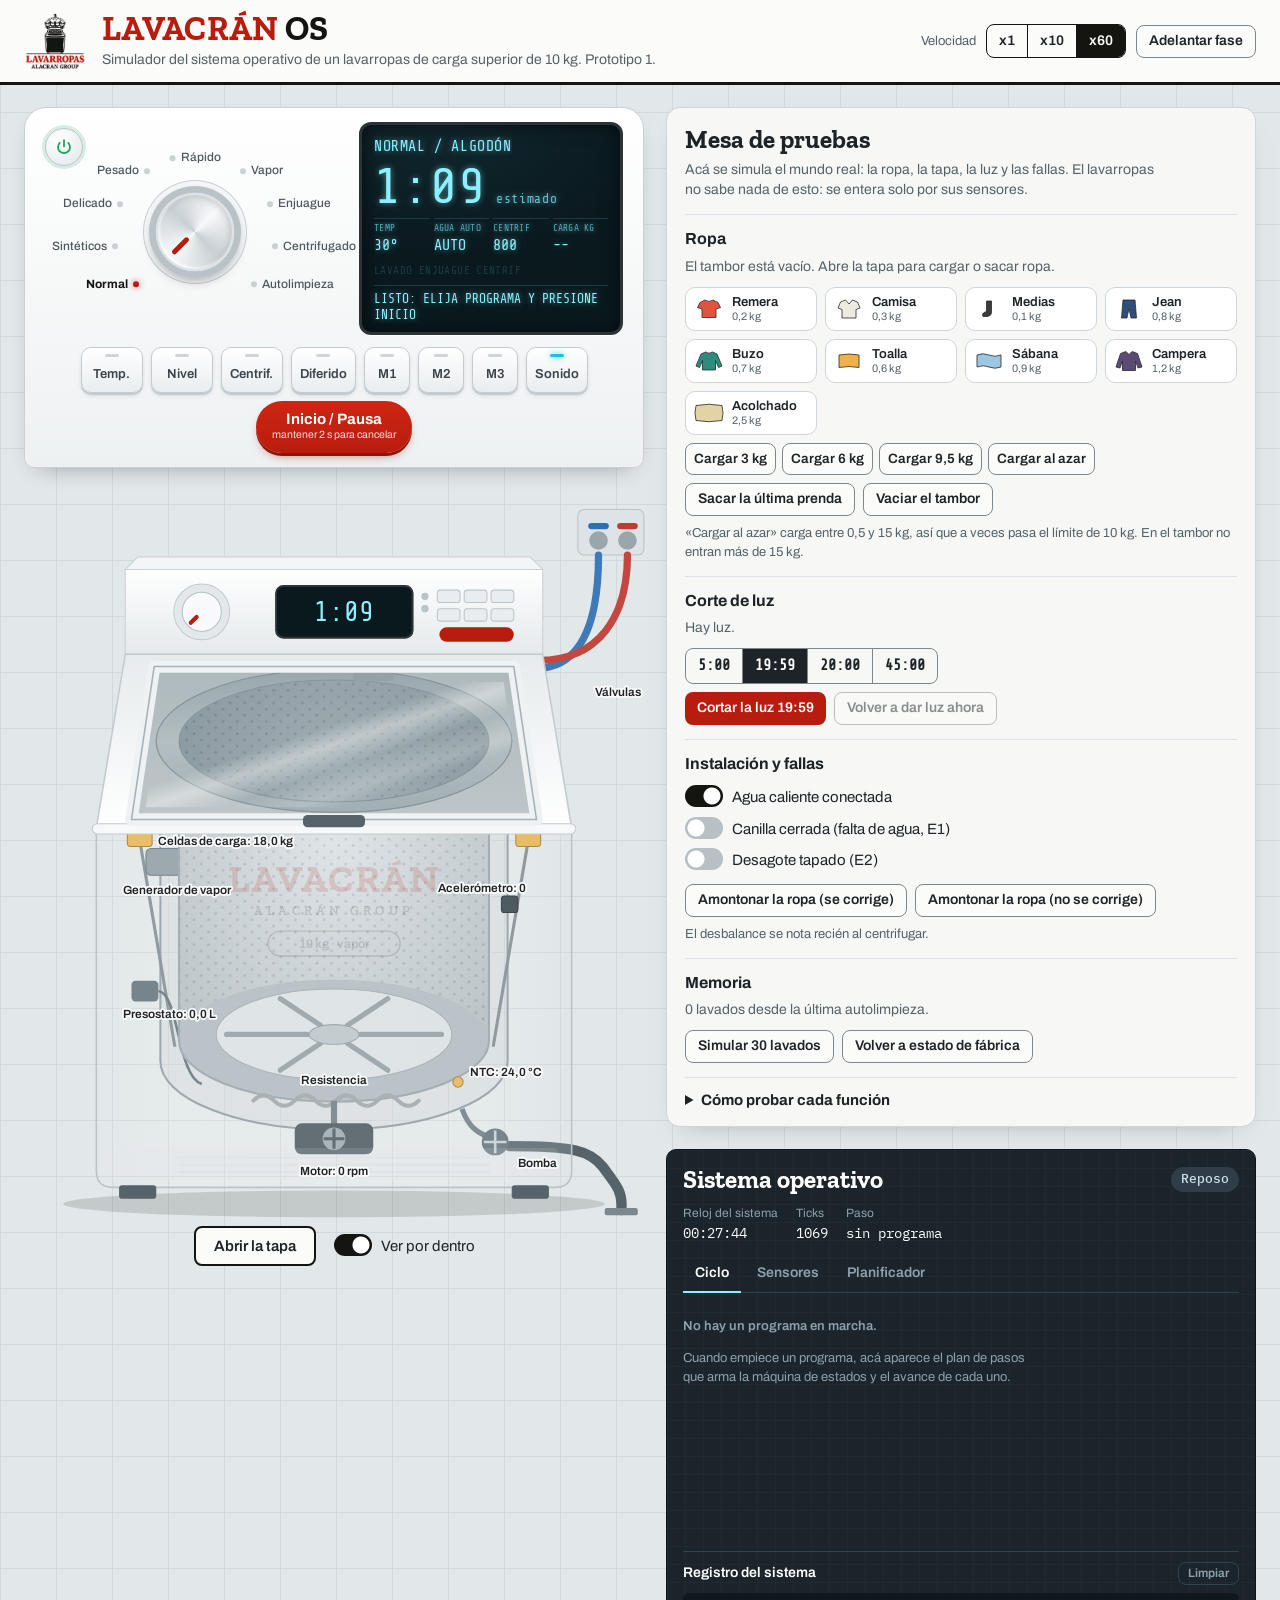
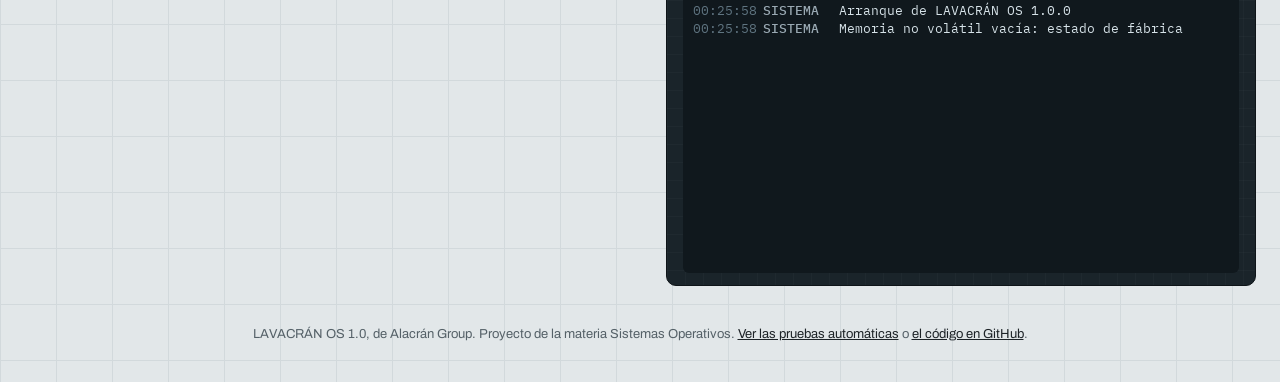
<file: index.html>
<!doctype html>
<html lang="es">
<head>
  <meta charset="utf-8">
  <meta name="viewport" content="width=device-width, initial-scale=1">
  <title>LAVACRÁN OS · Alacrán Group</title>
  <meta name="description" content="Simulador del sistema operativo de un lavarropas de carga superior de 10 kg.">
  <link rel="icon" type="image/png" href="assets/icono.png">
  <link rel="preconnect" href="https://fonts.googleapis.com">
  <link rel="preconnect" href="https://fonts.gstatic.com" crossorigin>
  <link href="https://fonts.googleapis.com/css2?family=Archivo:wght@400;500;600;700&family=IBM+Plex+Mono:wght@400;500&family=Share+Tech+Mono&family=Zilla+Slab:wght@600;700&display=swap" rel="stylesheet">
  <link rel="stylesheet" href="css/estilos.css">
</head>
<body>
  <header class="barra">
    <img class="barra-logo" src="assets/logo-alacran.png" alt="Lavarropas Alacrán Group" width="62" height="57">
    <div class="barra-titulo">
      <h1>LAVACRÁN <span>OS</span></h1>
      <p>Simulador del sistema operativo de un lavarropas de carga superior de 10 kg. Prototipo 1.</p>
    </div>
    <div class="barra-sim" role="group" aria-label="Velocidad de la simulación">
      <span class="barra-sim-etq">Velocidad</span>
      <div class="segmentos" id="velocidades">
        <button type="button" data-vel="1" aria-pressed="false">x1</button>
        <button type="button" data-vel="10" aria-pressed="false">x10</button>
        <button type="button" data-vel="60" aria-pressed="true">x60</button>
      </div>
      <button type="button" class="boton-borde" id="btn-adelantar" title="Simula rápido hasta que termine el paso actual">Adelantar fase</button>
    </div>
  </header>

  <main class="escenario">
    <!-- ===================== LAVARROPAS ===================== -->
    <section class="col-maquina" aria-label="Lavarropas LAVACRÁN">
      <div class="consola-maquina" id="panel" aria-label="Panel de control">
        <div class="panel-fila">
          <div class="perilla-zona" id="perilla-zona">
            <button type="button" class="tecla-encendido" data-tecla="ENCENDIDO" aria-label="Encender o apagar" title="Encender / apagar">
              <svg viewBox="0 0 24 24" aria-hidden="true"><path d="M12 3v8M6.3 6.6a8 8 0 1 0 11.4 0" fill="none" stroke="currentColor" stroke-width="2.4" stroke-linecap="round"/></svg>
            </button>
            <div class="perilla-etiquetas" id="perilla-etiquetas"></div>
            <button type="button" class="perilla" id="perilla" aria-label="Perilla de programas: pasar al siguiente programa">
              <span class="perilla-cara"><span class="perilla-marca"></span></span>
            </button>
          </div>

          <div class="lcd" id="lcd" role="status" aria-live="polite">
            <div class="lcd-fila lcd-cabecera">
              <span class="lcd-programa" id="lcd-programa">NORMAL / ALGODÓN</span>
              <span class="lcd-iconos" id="lcd-iconos"></span>
            </div>
            <div class="lcd-fila lcd-tiempo-fila">
              <span class="lcd-tiempo" id="lcd-tiempo">1:09</span>
              <span class="lcd-tiempo-etq" id="lcd-tiempo-etq">estimado</span>
            </div>
            <div class="lcd-params">
              <div><small>TEMP</small><span id="lcd-temp">30°</span></div>
              <div><small>AGUA</small><span id="lcd-nivel">AUTO</span></div>
              <div><small>CENTRIF</small><span id="lcd-rpm">800</span></div>
              <div><small>CARGA KG</small><span id="lcd-kg">--</span></div>
            </div>
            <div class="lcd-fases" id="lcd-fases">
              <span data-fase="lavado">LAVADO</span><span data-fase="vapor">VAPOR</span><span data-fase="enjuague">ENJUAGUE</span><span data-fase="centrifugado">CENTRIF</span>
            </div>
            <div class="lcd-mensaje" id="lcd-mensaje">LISTO</div>
          </div>
        </div>

        <div class="panel-fila panel-teclas">
          <button type="button" class="tecla" data-tecla="TEMPERATURA"><i class="led"></i>Temp.</button>
          <button type="button" class="tecla" data-tecla="NIVEL"><i class="led"></i>Nivel</button>
          <button type="button" class="tecla" data-tecla="CENTRIFUGADO"><i class="led"></i>Centrif.</button>
          <button type="button" class="tecla" data-tecla="DIFERIDO" id="tecla-diferido"><i class="led"></i>Diferido</button>
          <button type="button" class="tecla tecla-m" data-memoria="1" ><i class="led"></i>M1</button>
          <button type="button" class="tecla tecla-m" data-memoria="2" ><i class="led"></i>M2</button>
          <button type="button" class="tecla tecla-m" data-memoria="3" ><i class="led"></i>M3</button>
          <button type="button" class="tecla" id="tecla-sonido"><i class="led"></i>Sonido</button>
          <button type="button" class="tecla-inicio" id="tecla-inicio">
            <span class="tecla-inicio-txt">Inicio / Pausa</span>
            <small>mantener 2 s para cancelar</small>
            <i class="tecla-inicio-carga" aria-hidden="true"></i>
          </button>
        </div>
      </div>

      <div class="maquina-wrap" id="maquina-wrap">
        <svg id="lavarropas" viewBox="0 46 600 734" role="img" aria-label="Lavarropas de carga superior animado"></svg>
        <div class="sin-luz" id="sin-luz" hidden>
          <strong>Sin energía</strong>
          <span id="sin-luz-reloj">00:00</span>
          <small>El reloj del sistema sigue con su batería</small>
        </div>
      </div>

      <div class="maquina-acciones">
        <button type="button" class="boton-tapa" id="btn-tapa">Abrir la tapa</button>
        <label class="interruptor">
          <input type="checkbox" id="chk-rayos" checked>
          <span>Ver por dentro</span>
        </label>
      </div>
    </section>

    <!-- ===================== MESA DE PRUEBAS ===================== -->
    <section class="col-pruebas" aria-labelledby="t-pruebas">
      <h2 id="t-pruebas">Mesa de pruebas</h2>
      <p class="intro">Acá se simula el mundo real: la ropa, la tapa, la luz y las fallas. El lavarropas no sabe nada de esto: se entera solo por sus sensores.</p>

      <div class="bloque">
        <h3>Ropa</h3>
        <p class="bloque-estado" id="ropa-estado">El tambor está vacío.</p>
        <div class="prendas" id="prendas"></div>
        <div class="fila-botones fila-carga">
          <button type="button" class="boton-borde" data-carga="3">Cargar 3 kg</button>
          <button type="button" class="boton-borde" data-carga="6">Cargar 6 kg</button>
          <button type="button" class="boton-borde" data-carga="9.5">Cargar 9,5 kg</button>
          <button type="button" class="boton-borde" id="btn-azar">Cargar al azar</button>
        </div>
        <div class="fila-botones">
          <button type="button" class="boton-borde" id="btn-sacar">Sacar la última prenda</button>
          <button type="button" class="boton-borde" id="btn-vaciar">Vaciar el tambor</button>
        </div>
        <p class="nota">«Cargar al azar» carga entre 0,5 y 15 kg, así que a veces pasa el límite de 10 kg. En el tambor no entran más de 15 kg.</p>
      </div>

      <div class="bloque">
        <h3>Corte de luz</h3>
        <p class="bloque-estado" id="luz-estado">Hay luz.</p>
        <div class="segmentos segmentos-claros" id="duraciones" role="group" aria-label="Duración del corte">
          <button type="button" data-ms="300000" aria-pressed="false">5:00</button>
          <button type="button" data-ms="1199000" aria-pressed="true">19:59</button>
          <button type="button" data-ms="1200000" aria-pressed="false">20:00</button>
          <button type="button" data-ms="2700000" aria-pressed="false">45:00</button>
        </div>
        <div class="fila-botones">
          <button type="button" class="boton-rojo" id="btn-cortar">Cortar la luz 19:59</button>
          <button type="button" class="boton-borde" id="btn-volver-luz" disabled>Volver a dar luz ahora</button>
        </div>
      </div>

      <div class="bloque">
        <h3>Instalación y fallas</h3>
        <label class="interruptor"><input type="checkbox" id="chk-caliente" checked><span>Agua caliente conectada</span></label>
        <label class="interruptor"><input type="checkbox" id="chk-canilla"><span>Canilla cerrada (falta de agua, E1)</span></label>
        <label class="interruptor"><input type="checkbox" id="chk-desagote"><span>Desagote tapado (E2)</span></label>
        <div class="fila-botones">
          <button type="button" class="boton-borde" id="btn-desbalance-si">Amontonar la ropa (se corrige)</button>
          <button type="button" class="boton-borde" id="btn-desbalance-no">Amontonar la ropa (no se corrige)</button>
        </div>
        <p class="nota">El desbalance se nota recién al centrifugar.</p>
      </div>

      <div class="bloque">
        <h3>Memoria</h3>
        <p class="bloque-estado" id="lavados-estado">0 lavados desde la última autolimpieza.</p>
        <div class="fila-botones">
          <button type="button" class="boton-borde" id="btn-30-lavados">Simular 30 lavados</button>
          <button type="button" class="boton-borde" id="btn-reiniciar">Volver a estado de fábrica</button>
        </div>
      </div>

      <details class="guia">
        <summary>Cómo probar cada función</summary>
        <ol>
          <li><b>Panel digital:</b> gira la perilla y usa Temp., Nivel y Centrif. La pantalla muestra el tiempo estimado.</li>
          <li><b>Sensor de carga:</b> abre la tapa, carga ropa, ciérrala y presiona Inicio. En el pesaje aparecen los kg.</li>
          <li><b>Nivel automático:</b> con Nivel en AUTO, el agua es 20 L + 5 L por kg. Mientras lava, repone lo que absorbe la ropa.</li>
          <li><b>Vapor:</b> elige el programa Vapor. Abrir la tapa en esa fase corta el vapor al instante.</li>
          <li><b>Lavado rápido:</b> hasta 3 kg en 30 minutos o menos.</li>
          <li><b>Autolimpieza:</b> solo arranca con el tambor vacío. Con «Simular 30 lavados» aparece el aviso.</li>
          <li><b>Inicio diferido:</b> presiona Diferido hasta la hora que quieras y después Inicio.</li>
          <li><b>Sobrecarga:</b> usa «Cargar al azar» y presiona Inicio: si pasó los 10 kg (o el límite del programa), el pesaje lo detecta. También con el lavado en marcha: abre la tapa y agrega ropa.</li>
          <li><b>Tapa:</b> ábrela en cualquier momento: pausa. Al cerrarla, sigue sola.</li>
          <li><b>Corte de luz:</b> prueba 19:59 (continúa) y 20:00 (desagota y reinicia).</li>
        </ol>
      </details>
    </section>

    <!-- ===================== SISTEMA OPERATIVO ===================== -->
    <section class="col-so" aria-labelledby="t-so">
      <div class="so-cabecera">
        <h2 id="t-so">Sistema operativo</h2>
        <span class="so-estado" id="so-estado">REPOSO</span>
      </div>
      <dl class="so-resumen">
        <div><dt>Reloj del sistema</dt><dd id="so-reloj">--:--:--</dd></div>
        <div><dt>Ticks</dt><dd id="so-ticks">0</dd></div>
        <div><dt>Paso</dt><dd id="so-paso">sin programa</dd></div>
      </dl>
      <div class="so-pestanas" role="tablist" aria-label="Vistas del sistema operativo">
        <button type="button" role="tab" aria-selected="true" aria-controls="so-ciclo" id="tab-ciclo">Ciclo</button>
        <button type="button" role="tab" aria-selected="false" aria-controls="so-sensores" id="tab-sensores">Sensores</button>
        <button type="button" role="tab" aria-selected="false" aria-controls="so-planificador" id="tab-planificador">Planificador</button>
      </div>
      <div class="so-vista" id="so-ciclo" role="tabpanel" aria-labelledby="tab-ciclo"></div>
      <div class="so-vista" id="so-sensores" role="tabpanel" aria-labelledby="tab-sensores" hidden></div>
      <div class="so-vista" id="so-planificador" role="tabpanel" aria-labelledby="tab-planificador" hidden></div>
      <div class="so-registro-cab">
        <h3>Registro del sistema</h3>
        <button type="button" class="boton-mini" id="btn-limpiar-log">Limpiar</button>
      </div>
      <ol class="so-registro" id="so-registro" aria-live="off"></ol>
    </section>
  </main>

  <footer class="pie">
    <p>LAVACRÁN OS 1.0, de Alacrán Group. Proyecto de la materia Sistemas Operativos. <a href="pruebas.html">Ver las pruebas automáticas</a> o <a href="https://github.com/Angelitot/Proyecto-de-Lavarropas---Sistema-Operativo">el código en GitHub</a>.</p>
  </footer>

  <!-- Núcleo y lógica (sin interfaz) -->
  <script src="js/config.js"></script>
  <script src="js/util.js"></script>
  <script src="js/nucleo/eeprom.js"></script>
  <script src="js/nucleo/kernel.js"></script>
  <script src="js/nucleo/programas.js"></script>
  <script src="js/hardware/planta.js"></script>
  <script src="js/sensores/sensores.js"></script>
  <script src="js/seguridad/alarmas.js"></script>
  <script src="js/seguridad/tapa.js"></script>
  <script src="js/seguridad/energia.js"></script>
  <script src="js/panel/memoria.js"></script>
  <script src="js/panel/diferido.js"></script>
  <script src="js/panel/control.js"></script>
  <script src="js/nucleo/ciclo.js"></script>
  <script src="js/nucleo/sistema.js"></script>
  <!-- Interfaz -->
  <script src="js/animacion/sonidos.js"></script>
  <script src="js/animacion/lavarropas.js"></script>
  <script src="js/panel/panel.js"></script>
  <script src="js/nucleo/consola.js"></script>
  <script src="js/animacion/demo.js"></script>
  <script src="js/main.js"></script>
</body>
</html>
</file>
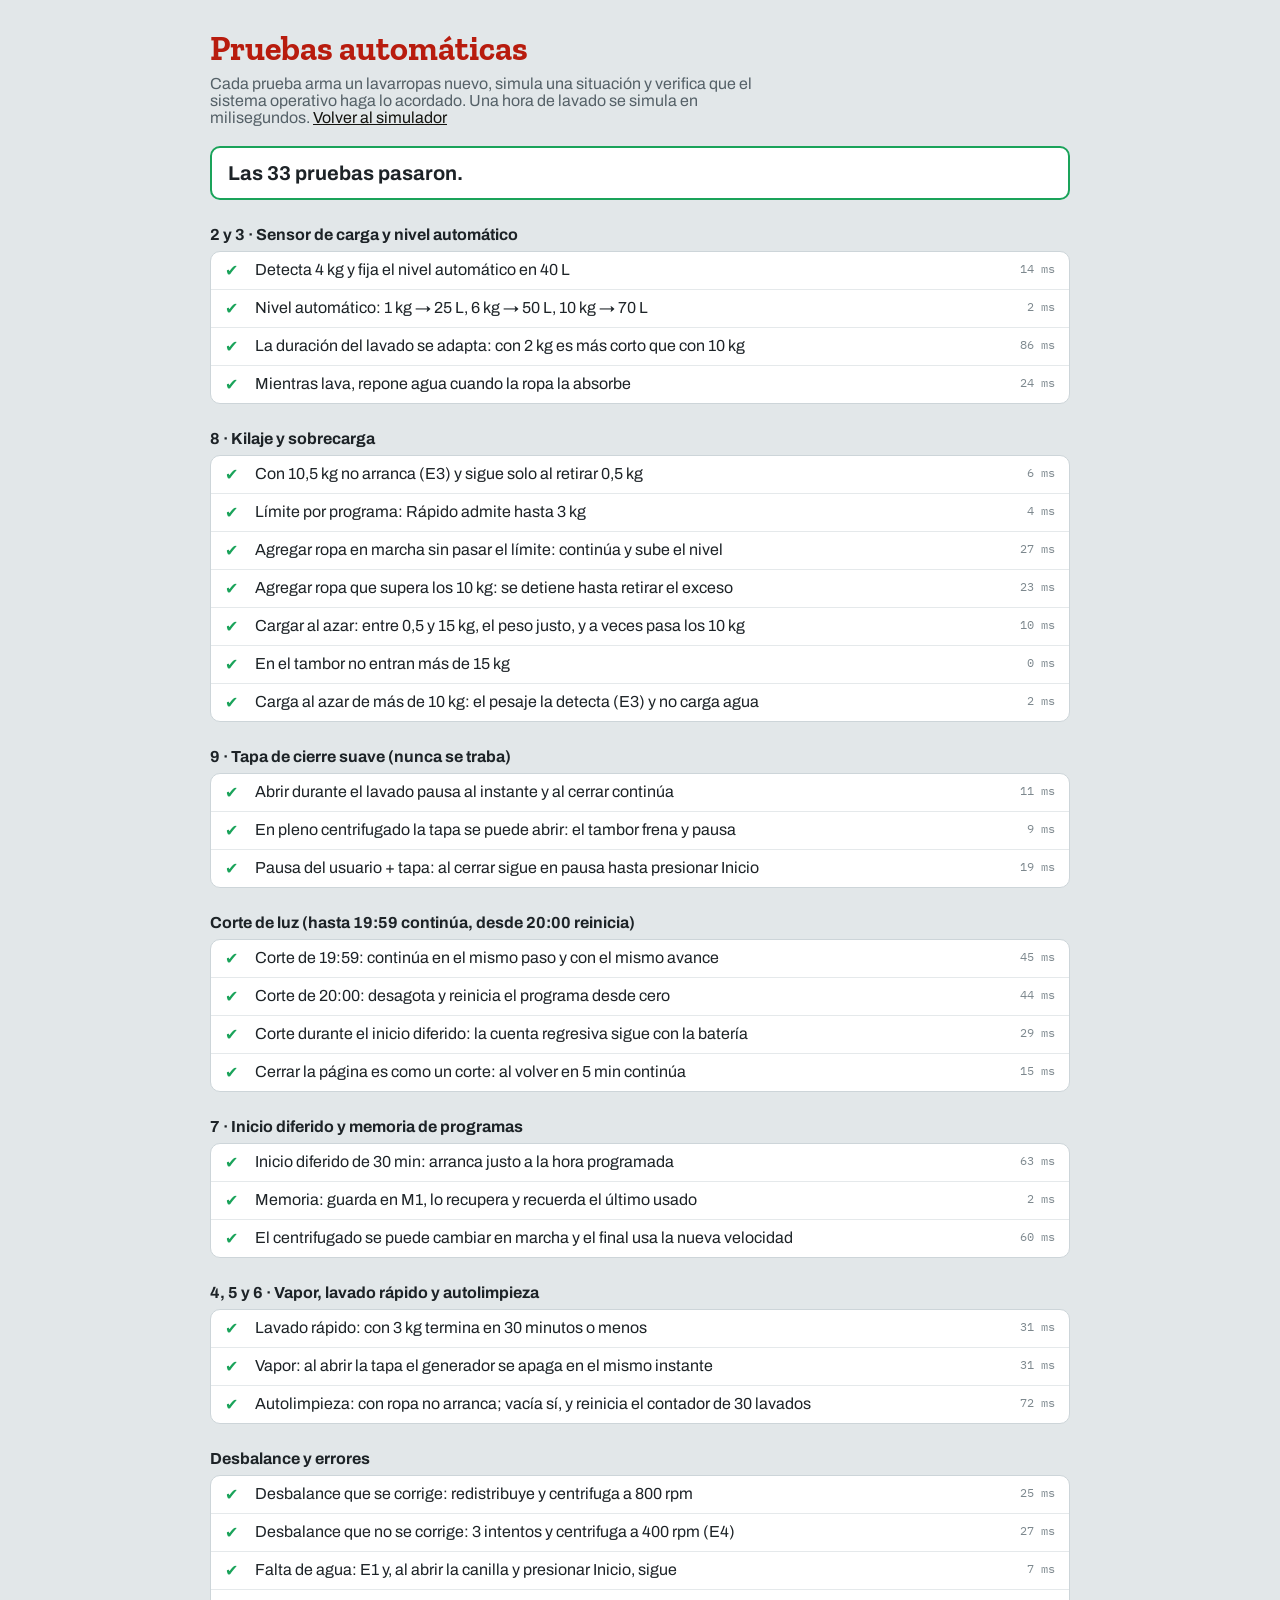
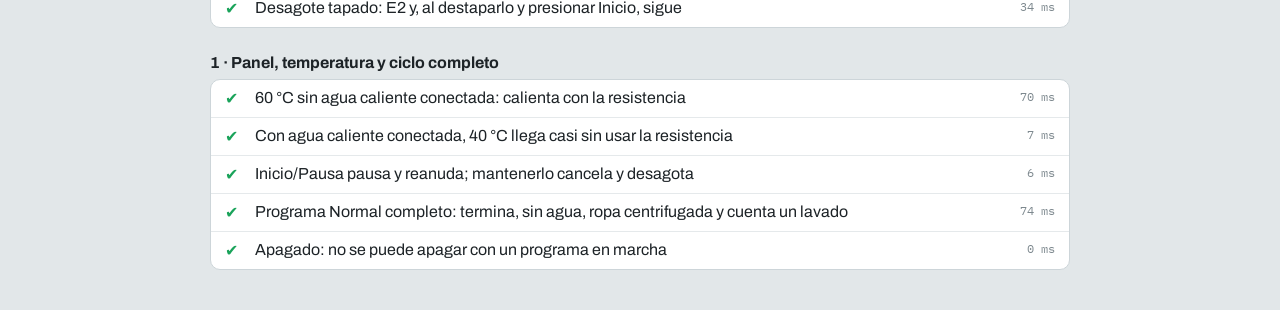
<file: pruebas.html>
<!doctype html>
<html lang="es">
<head>
  <meta charset="utf-8">
  <meta name="viewport" content="width=device-width, initial-scale=1">
  <title>Pruebas · LAVACRÁN OS</title>
  <link rel="icon" type="image/png" href="assets/icono.png">
  <link rel="preconnect" href="https://fonts.googleapis.com">
  <link rel="preconnect" href="https://fonts.gstatic.com" crossorigin>
  <link href="https://fonts.googleapis.com/css2?family=Archivo:wght@400;600;700&family=IBM+Plex+Mono:wght@400&family=Zilla+Slab:wght@700&display=swap" rel="stylesheet">
  <style>
    body { margin: 0; font-family: 'Archivo', system-ui, sans-serif; color: #1D2327; background: #E2E7E9; }
    main { max-width: 860px; margin: 0 auto; padding: 28px 18px 40px; }
    h1 { font-family: 'Zilla Slab', Georgia, serif; color: #B81C0E; font-size: 34px; margin: 0; }
    .sub { color: #556168; margin: 6px 0 20px; max-width: 64ch; }
    .resumen { font-size: 20px; font-weight: 700; padding: 14px 16px; border-radius: 10px; background: #fff; border: 2px solid #141410; }
    .resumen.ok { border-color: #1AA35A; }
    .resumen.mal { border-color: #B81C0E; }
    h2 { font-size: 16px; margin: 26px 0 8px; }
    ul { list-style: none; padding: 0; margin: 0; background: #fff; border-radius: 10px; border: 1px solid #CDD5D9; }
    li { padding: 9px 14px; border-top: 1px solid #E5E9EB; display: grid; grid-template-columns: 22px 1fr auto; gap: 8px; align-items: start; }
    li:first-child { border-top: 0; }
    .ok .m { color: #1AA35A; } .mal .m { color: #B81C0E; }
    .ms { font-family: 'IBM Plex Mono', monospace; font-size: 12px; color: #7D888E; }
    .error { grid-column: 2 / 4; font-family: 'IBM Plex Mono', monospace; font-size: 12.5px; color: #8E1509; }
    a { color: #141410; }
  </style>
</head>
<body>
  <main>
    <h1>Pruebas automáticas</h1>
    <p class="sub">Cada prueba arma un lavarropas nuevo, simula una situación y verifica que el sistema operativo haga lo acordado. Una hora de lavado se simula en milisegundos. <a href="index.html">Volver al simulador</a></p>
    <div class="resumen" id="resumen">Corriendo…</div>
    <div id="resultados"></div>
  </main>
  <script src="js/config.js"></script>
  <script src="js/util.js"></script>
  <script src="js/nucleo/eeprom.js"></script>
  <script src="js/nucleo/kernel.js"></script>
  <script src="js/nucleo/programas.js"></script>
  <script src="js/hardware/planta.js"></script>
  <script src="js/sensores/sensores.js"></script>
  <script src="js/seguridad/alarmas.js"></script>
  <script src="js/seguridad/tapa.js"></script>
  <script src="js/seguridad/energia.js"></script>
  <script src="js/panel/memoria.js"></script>
  <script src="js/panel/diferido.js"></script>
  <script src="js/panel/control.js"></script>
  <script src="js/nucleo/ciclo.js"></script>
  <script src="js/nucleo/sistema.js"></script>
  <script src="js/animacion/demo.js"></script>
  <script src="tests/mini-test.js"></script>
  <script src="tests/pruebas.js"></script>
  <script>
    setTimeout(function () {
      const res = LAVACRAN.pruebas.correr();
      const fallas = res.filter(r => !r.ok).length;
      const resumen = document.getElementById('resumen');
      resumen.textContent = fallas ? `${fallas} de ${res.length} pruebas fallaron.` : `Las ${res.length} pruebas pasaron.`;
      resumen.className = 'resumen ' + (fallas ? 'mal' : 'ok');
      const grupos = {};
      res.forEach(r => { (grupos[r.grupo] = grupos[r.grupo] || []).push(r); });
      const cont = document.getElementById('resultados');
      Object.keys(grupos).forEach(g => {
        const h = document.createElement('h2'); h.textContent = g; cont.appendChild(h);
        const ul = document.createElement('ul');
        grupos[g].forEach(r => {
          const li = document.createElement('li'); li.className = r.ok ? 'ok' : 'mal';
          li.innerHTML = `<span class="m">${r.ok ? '✔' : '✘'}</span><span></span><span class="ms">${r.ms} ms</span>`;
          li.children[1].textContent = r.nombre;
          if (!r.ok) { const e = document.createElement('div'); e.className = 'error'; e.textContent = r.error; li.appendChild(e); }
          ul.appendChild(li);
        });
        cont.appendChild(ul);
      });
      document.title = (fallas ? '✘ ' : '✔ ') + document.title;
    }, 30);
  </script>
</body>
</html>
</file>
<file: css/estilos.css>
/*
 * LAVACRÁN OS — Estilos
 * Rojo y negro del logo de Alacrán Group; el fondo es la pared de un lavadero.
 * Lado "producto" claro (lavarropas, panel, mesa de pruebas) y lado "sistema"
 * oscuro (lo que pasa adentro del SO).
 * Responsable: Pareja 5 (animación e interfaz).
 */
:root {
  --rojo: #B81C0E;
  --rojo-hondo: #8E1509;
  --tinta: #141410;
  --azulejo: #E2E7E9;
  --junta: #D2D9DC;
  --esmalte: #FBFBF9;
  --acero: #C6CDD1;
  --acero-oscuro: #7D888E;
  --texto: #1D2327;
  --texto-suave: #556168;
  --papel: #F7F8F6;
  --lcd-fondo: #0A191E;
  --lcd-on: #8BF0FF;
  --lcd-off: #1B3A42;
  --lcd-alerta: #FFB547;
  --pizarra: #1A242A;
  --pizarra-2: #23303A;
  --pizarra-borde: #33434E;
  --so-texto: #D6E2E8;
  --so-suave: #8DA1AD;
  --agua: #3A8FD9;
  --foco: #1F6FEB;
  --f-marca: 'Zilla Slab', Rockwell, 'Roboto Slab', Georgia, serif;
  --f-ui: 'Archivo', 'Segoe UI', system-ui, sans-serif;
  --f-lcd: 'Share Tech Mono', 'Consolas', monospace;
  --f-log: 'IBM Plex Mono', 'Consolas', monospace;
}

* { box-sizing: border-box; }
html { -webkit-text-size-adjust: 100%; }
body {
  margin: 0;
  font-family: var(--f-ui);
  font-size: 15px;
  line-height: 1.45;
  color: var(--texto);
  background-color: var(--azulejo);
  background-image:
    linear-gradient(var(--junta) 1px, transparent 1px),
    linear-gradient(90deg, var(--junta) 1px, transparent 1px);
  background-size: 56px 56px;
  min-height: 100vh;
}
button, input { font: inherit; color: inherit; }
button { cursor: pointer; }
button:disabled { cursor: not-allowed; opacity: .5; }
:focus-visible { outline: 3px solid var(--foco); outline-offset: 2px; }
h1, h2, h3 { margin: 0; }

/* ------------------------------------------------------------ barra */
.barra {
  display: flex; align-items: center; gap: 16px; flex-wrap: wrap;
  padding: 12px 24px;
  background: var(--esmalte);
  border-bottom: 3px solid var(--tinta);
}
.barra-logo { width: 62px; height: auto; display: block; }
.barra-titulo { flex: 1 1 320px; min-width: 0; }
.barra-titulo h1 {
  font-family: var(--f-marca); font-weight: 700; font-size: 34px; line-height: 1;
  color: var(--rojo); letter-spacing: .01em;
}
.barra-titulo h1 span { color: var(--tinta); }
.barra-titulo p { margin: 4px 0 0; color: var(--texto-suave); font-size: 14px; }
.barra-sim { display: flex; align-items: center; gap: 10px; flex-wrap: wrap; }
.barra-sim-etq { font-size: 13px; color: var(--texto-suave); }

.segmentos { display: inline-flex; border: 1.5px solid var(--tinta); border-radius: 8px; overflow: hidden; }
.segmentos button {
  border: 0; background: transparent; padding: 6px 12px; font-weight: 600; font-size: 14px;
  border-left: 1.5px solid var(--tinta);
}
.segmentos button:first-child { border-left: 0; }
.segmentos button[aria-pressed="true"] { background: var(--tinta); color: var(--esmalte); }
.segmentos-claros { border-color: var(--acero-oscuro); }
.segmentos-claros button { border-left-color: var(--acero-oscuro); font-family: var(--f-lcd); font-size: 15px; }
.segmentos-claros button[aria-pressed="true"] { background: var(--texto); }

.boton-borde, .boton-rojo, .boton-mini, .boton-tapa {
  border-radius: 8px; padding: 7px 12px; font-weight: 600; font-size: 14px; line-height: 1.2;
}
.boton-borde { border: 1.5px solid var(--acero-oscuro); background: var(--esmalte); }
.boton-borde:hover:not(:disabled) { border-color: var(--tinta); }
.boton-rojo { border: 0; background: var(--rojo); color: #fff; }
.boton-rojo:hover:not(:disabled) { background: var(--rojo-hondo); }
.boton-mini { border: 1px solid var(--pizarra-borde); background: transparent; color: var(--so-suave); padding: 3px 9px; font-size: 12px; }

/* ------------------------------------------------------------ distribución */
.escenario {
  display: grid; gap: 22px; padding: 22px 24px 8px;
  grid-template-columns: minmax(0, 620px) minmax(300px, 1fr) minmax(340px, 1.15fr);
  grid-template-areas: "maquina pruebas so";
  align-items: start;
  max-width: 1760px; margin: 0 auto;
}
.col-maquina { grid-area: maquina; }
.col-pruebas { grid-area: pruebas; }
.col-so { grid-area: so; }
@media (max-width: 1660px) {
  .escenario { grid-template-columns: minmax(0, 620px) minmax(320px, 1fr); grid-template-areas: "maquina pruebas" "maquina so"; }
  .col-maquina { position: sticky; top: 12px; }
}
@media (max-width: 1060px) {
  .escenario { grid-template-columns: minmax(0, 1fr); grid-template-areas: "maquina" "pruebas" "so"; padding: 14px 12px 8px; }
  .col-maquina { position: static; max-width: 640px; width: 100%; margin: 0 auto; }
  .barra { padding: 10px 14px; }
}

/* ------------------------------------------------------------ panel del lavarropas */
.consola-maquina {
  background: linear-gradient(180deg, #FFFFFF 0%, #EEF1F2 100%);
  border: 1px solid #C9D0D4;
  border-radius: 22px 22px 10px 10px;
  box-shadow: 0 1px 0 #fff inset, 0 10px 24px -14px rgba(20, 30, 40, .45);
  padding: 14px 16px 14px;
  position: relative;
}
.panel-fila { display: flex; gap: 14px; align-items: center; justify-content: center; flex-wrap: wrap; }
.panel-teclas { margin-top: 12px; gap: 8px; }

.perilla-zona { position: relative; width: 300px; height: 200px; flex: 0 0 auto; }
.tecla-encendido {
  position: absolute; left: 0; top: 0; width: 38px; height: 38px; border-radius: 50%;
  border: 1.5px solid #B8C1C6; background: radial-gradient(circle at 35% 30%, #fff, #E1E6E9);
  display: grid; place-items: center; color: #9AA5AB; padding: 0;
}
.tecla-encendido svg { width: 18px; height: 18px; }
.tecla-encendido.encendido { color: #1AA35A; box-shadow: 0 0 0 3px rgba(26, 163, 90, .18); }
.perilla-etiquetas { position: absolute; inset: 0; }
.prog {
  position: absolute; transform: translate(-50%, -50%);
  border: 0; background: transparent; padding: 2px 4px; border-radius: 6px;
  font-size: 12px; font-weight: 500; color: #4D585E; white-space: nowrap;
  display: inline-flex; align-items: center; gap: 5px;
}
.prog i { width: 6px; height: 6px; border-radius: 50%; background: #C9D1D5; flex: 0 0 auto; }
.prog.izq { transform: translate(-100%, -50%); flex-direction: row-reverse; }
.prog.der { transform: translate(0, -50%); }
.prog[aria-pressed="true"] { color: var(--tinta); font-weight: 700; }
.prog[aria-pressed="true"] i { background: var(--rojo); box-shadow: 0 0 6px rgba(184, 28, 14, .7); }
.prog:hover:not(:disabled) { color: var(--tinta); }
.perilla {
  position: absolute; left: 150px; top: 104px; width: 92px; height: 92px; margin: -46px 0 0 -46px;
  border-radius: 50%; border: 0; padding: 0;
  background: radial-gradient(circle at 50% 50%, #DCE2E5 0 60%, #B9C2C7 61% 100%);
  box-shadow: 0 6px 12px -4px rgba(0, 0, 0, .35), 0 0 0 5px #F4F6F7, 0 0 0 6px #C9D0D4;
}
.perilla-cara {
  position: absolute; inset: 9px; border-radius: 50%;
  background: conic-gradient(from 0deg, #F7F9FA, #C8D0D4, #F7F9FA, #C8D0D4, #F7F9FA);
  box-shadow: inset 0 2px 3px rgba(255, 255, 255, .9), inset 0 -3px 6px rgba(0, 0, 0, .15);
  transition: transform .45s cubic-bezier(.3, 1.4, .5, 1);
}
.perilla-marca { position: absolute; left: 50%; top: 6px; width: 5px; height: 22px; margin-left: -2.5px; border-radius: 3px; background: var(--rojo); }

/* LCD */
.lcd {
  width: 264px; flex: 0 0 auto; min-height: 196px;
  background: radial-gradient(120% 90% at 30% 0%, #10272E 0%, var(--lcd-fondo) 70%);
  border-radius: 12px; border: 3px solid #2D3438;
  box-shadow: inset 0 0 18px rgba(0, 0, 0, .6), 0 1px 0 #fff;
  color: var(--lcd-on); font-family: var(--f-lcd);
  padding: 10px 12px 8px; display: flex; flex-direction: column; gap: 6px;
  text-shadow: 0 0 6px rgba(139, 240, 255, .55);
  user-select: none;
}
.lcd.apagada { color: transparent; text-shadow: none; }
.lcd.apagada * { color: transparent !important; text-shadow: none !important; border-color: transparent !important; }
.lcd.apagada .lcd-iconos svg { opacity: 0; }
.lcd-fila { display: flex; align-items: baseline; justify-content: space-between; gap: 6px; }
.lcd-programa { font-size: 15px; letter-spacing: .04em; white-space: nowrap; overflow: hidden; text-overflow: ellipsis; }
.lcd-iconos { display: inline-flex; gap: 5px; align-items: center; min-height: 16px; }
.lcd-iconos svg { width: 15px; height: 15px; fill: none; stroke: currentColor; stroke-width: 2; }
.lcd-iconos b { font-weight: 400; font-size: 13px; border: 1px solid currentColor; border-radius: 3px; padding: 0 3px; line-height: 1.1; }
.lcd-tiempo-fila { justify-content: flex-start; gap: 10px; }
.lcd-tiempo { font-size: 50px; line-height: .95; letter-spacing: .02em; }
.lcd-tiempo.parpadea { animation: parpadeo 1s steps(2, start) infinite; }
.lcd-tiempo-etq { font-size: 13px; color: #5FC6D6; letter-spacing: .05em; }
.lcd-params { display: grid; grid-template-columns: repeat(4, 1fr); gap: 4px; }
.lcd-params div { display: flex; flex-direction: column; border-top: 1px solid var(--lcd-off); padding-top: 3px; min-width: 0; }
.lcd-params small { font-size: 9.5px; color: #4FA9B8; letter-spacing: .03em; white-space: nowrap; overflow: hidden; }
.lcd-params span { font-size: 15px; white-space: nowrap; overflow: hidden; text-overflow: ellipsis; transition: color .2s; }
.lcd-params span.resalta { color: #fff; }
.lcd-fases { display: flex; gap: 6px; font-size: 11px; letter-spacing: .04em; }
.lcd-fases span { color: var(--lcd-off); text-shadow: none; }
.lcd-fases span.hecha { color: #3C8796; }
.lcd-fases span.actual { color: var(--lcd-on); text-shadow: 0 0 6px rgba(139, 240, 255, .6); animation: parpadeo 1.2s steps(2, start) infinite; }
.lcd-fases span.oculta { display: none; }
.lcd-mensaje {
  font-size: 13px; min-height: 2.5em; line-height: 1.25; color: var(--lcd-on);
  border-top: 1px solid var(--lcd-off); padding-top: 5px;
}
.lcd-mensaje.alerta { color: var(--lcd-alerta); text-shadow: 0 0 6px rgba(255, 181, 71, .5); }
.lcd-mensaje.error { color: #FF7A66; text-shadow: 0 0 6px rgba(255, 122, 102, .55); }
@keyframes parpadeo { to { visibility: hidden; } }

/* Teclas */
.tecla {
  position: relative; min-width: 62px; height: 46px; padding: 14px 8px 4px;
  border-radius: 10px; border: 1px solid #C3CBD0;
  background: linear-gradient(180deg, #FFFFFF, #E9EDEF);
  box-shadow: 0 2px 0 #C3CBD0, 0 3px 6px -3px rgba(0, 0, 0, .3);
  font-size: 13px; font-weight: 600; color: #3A454B;
  transition: transform .06s, box-shadow .06s;
  touch-action: manipulation; user-select: none;
}
.tecla:active, .tecla.presionada { transform: translateY(2px); box-shadow: 0 0 0 #C3CBD0, inset 0 2px 4px rgba(0, 0, 0, .12); }
.tecla .led { position: absolute; top: 6px; left: 50%; width: 14px; height: 3px; margin-left: -7px; border-radius: 2px; background: #CFD6DA; }
.tecla.activa .led { background: #19C2E0; box-shadow: 0 0 6px rgba(25, 194, 224, .8); }
.tecla-m { min-width: 46px; }
.tecla.manteniendo::after {
  content: ""; position: absolute; left: 6px; right: 6px; bottom: 4px; height: 2px; border-radius: 2px;
  background: var(--rojo); transform-origin: left; animation: llenar 1.5s linear forwards;
}
@keyframes llenar { from { transform: scaleX(0); } to { transform: scaleX(1); } }
.tecla-inicio {
  position: relative; overflow: hidden;
  min-width: 132px; height: 52px; border-radius: 26px; border: 0;
  background: linear-gradient(180deg, #CF2614, var(--rojo));
  box-shadow: 0 3px 0 var(--rojo-hondo), 0 6px 12px -6px rgba(142, 21, 9, .8);
  color: #fff; display: flex; flex-direction: column; align-items: center; justify-content: center;
  padding: 0 16px; touch-action: manipulation; user-select: none;
}
.tecla-inicio:active { transform: translateY(2px); box-shadow: 0 1px 0 var(--rojo-hondo); }
.tecla-inicio-txt { font-weight: 700; font-size: 15px; line-height: 1.1; position: relative; z-index: 1; }
.tecla-inicio small { font-size: 10.5px; opacity: .85; position: relative; z-index: 1; }
.tecla-inicio-carga { position: absolute; inset: 0; background: rgba(0, 0, 0, .28); transform: scaleX(0); transform-origin: left; }
.tecla-inicio.manteniendo .tecla-inicio-carga { animation: llenar 2s linear forwards; }

/* ------------------------------------------------------------ lavarropas */
.maquina-wrap { position: relative; margin-top: -6px; }
#lavarropas { display: block; width: 100%; height: auto; overflow: visible; }
#lavarropas .clic { cursor: pointer; }
.sin-luz {
  position: absolute; inset: 0; display: flex; flex-direction: column; align-items: center; justify-content: center; gap: 4px;
  background: rgba(14, 18, 22, .55); color: #fff; border-radius: 12px; text-align: center;
  backdrop-filter: grayscale(1);
}
.sin-luz[hidden] { display: none; }
.sin-luz strong { font-family: var(--f-marca); font-size: 32px; }
.sin-luz span { font-family: var(--f-lcd); font-size: 44px; color: var(--lcd-alerta); }
.sin-luz small { opacity: .85; }
.maquina-acciones { display: flex; align-items: center; justify-content: center; gap: 18px; flex-wrap: wrap; margin-top: 6px; }
.boton-tapa { border: 2px solid var(--tinta); background: var(--esmalte); padding: 9px 18px; font-size: 15px; }
.boton-tapa[aria-pressed="true"] { background: var(--tinta); color: var(--esmalte); }

.interruptor { display: flex; align-items: center; gap: 10px; cursor: pointer; padding: 4px 0; }
.interruptor input { position: absolute; opacity: 0; width: 1px; height: 1px; }
.interruptor span::before {
  content: ""; display: inline-block; vertical-align: -5px; margin-right: 9px;
  width: 38px; height: 22px; border-radius: 11px; background: #B7C0C5;
  box-shadow: inset 0 0 0 2px #B7C0C5; transition: background .2s;
  background-image: radial-gradient(circle at 11px 11px, #fff 0 8px, transparent 9px);
  background-repeat: no-repeat; background-position: 0 0;
}
.interruptor input:checked + span::before { background-color: var(--tinta); box-shadow: inset 0 0 0 2px var(--tinta); background-position: 16px 0; }
.interruptor input:focus-visible + span::before { outline: 3px solid var(--foco); outline-offset: 2px; }

/* ------------------------------------------------------------ mesa de pruebas */
.col-pruebas {
  background: var(--papel); border: 1px solid #CDD5D9; border-radius: 14px; padding: 18px 18px 14px;
  box-shadow: 0 10px 26px -20px rgba(20, 30, 40, .5);
}
.col-pruebas h2, .col-so h2 { font-family: var(--f-marca); font-weight: 700; font-size: 25px; line-height: 1.1; }
.intro { margin: 6px 0 14px; color: var(--texto-suave); font-size: 14px; max-width: 60ch; }
.bloque { border-top: 1px solid #DCE2E5; padding: 12px 0 14px; }
.bloque h3 { font-size: 16px; font-weight: 700; margin-bottom: 6px; }
.bloque-estado { margin: 0 0 10px; font-size: 14px; color: var(--texto-suave); }
.bloque-estado strong { color: var(--texto); }
.fila-botones { display: flex; flex-wrap: wrap; gap: 8px; margin-top: 8px; }
/* Las 4 cargas (3, 6, 9,5 kg y al azar) un poco más compactas para que entren en una sola fila */
.fila-carga { gap: 6px; }
.fila-carga .boton-borde { padding: 7px 8px; font-size: 13.5px; white-space: nowrap; }
.nota { margin: 8px 0 0; font-size: 13px; color: var(--texto-suave); }
.prendas { display: grid; grid-template-columns: repeat(auto-fill, minmax(118px, 1fr)); gap: 8px; }
.prenda {
  display: flex; align-items: center; gap: 8px; text-align: left;
  border: 1.5px solid #CDD5D9; background: #fff; border-radius: 10px; padding: 6px 8px;
}
.prenda:hover:not(:disabled) { border-color: var(--tinta); }
.prenda svg { width: 30px; height: 30px; flex: 0 0 auto; }
.prenda span { display: flex; flex-direction: column; font-size: 13px; font-weight: 600; line-height: 1.15; }
.prenda small { font-weight: 400; color: var(--texto-suave); }
.guia { border-top: 1px solid #DCE2E5; padding-top: 12px; }
.guia summary { cursor: pointer; font-weight: 700; }
.guia ol { padding-left: 20px; margin: 10px 0 0; font-size: 14px; }
.guia li { margin-bottom: 6px; }

/* ------------------------------------------------------------ sistema operativo */
.col-so {
  background: var(--pizarra); color: var(--so-texto); border-radius: 10px; padding: 16px 16px 12px;
  border: 1px solid #0E1418;
  background-image: linear-gradient(rgba(255, 255, 255, .025) 1px, transparent 1px), linear-gradient(90deg, rgba(255, 255, 255, .025) 1px, transparent 1px);
  background-size: 18px 18px;
}
.so-cabecera { display: flex; align-items: center; justify-content: space-between; gap: 10px; }
.col-so h2 { color: #fff; }
.so-estado {
  font-family: var(--f-log); font-size: 13px; font-weight: 500; padding: 3px 10px; border-radius: 20px;
  background: #2E3D47; color: #CFE3EC; white-space: nowrap;
}
.so-estado.marcha { background: #11533A; color: #9CF2C6; }
.so-estado.pausa { background: #5A4510; color: #FFD27A; }
.so-estado.error { background: #64201A; color: #FFB4A8; }
.so-estado.sinluz { background: #3B2F55; color: #D9C8FF; }
.so-resumen { display: grid; grid-template-columns: auto auto 1fr; gap: 8px 18px; margin: 12px 0; }
.so-resumen div { min-width: 0; }
.so-resumen dt { font-size: 12px; color: var(--so-suave); }
.so-resumen dd { margin: 0; font-family: var(--f-log); font-size: 14px; color: #fff; white-space: nowrap; overflow: hidden; text-overflow: ellipsis; }
.so-pestanas { display: flex; gap: 4px; border-bottom: 1px solid var(--pizarra-borde); }
.so-pestanas button {
  border: 0; background: transparent; color: var(--so-suave); padding: 8px 12px; font-weight: 600; font-size: 14px;
  border-bottom: 2px solid transparent; margin-bottom: -1px;
}
.so-pestanas button[aria-selected="true"] { color: #fff; border-bottom-color: var(--lcd-on); }
.so-vista { padding: 12px 0 6px; min-height: 250px; }
.so-vista[hidden] { display: none; }
.so-tabla { width: 100%; border-collapse: collapse; font-size: 13px; }
.so-tabla th { text-align: left; font-weight: 500; color: var(--so-suave); padding: 4px 6px; border-bottom: 1px solid var(--pizarra-borde); }
.so-tabla td { padding: 5px 6px; border-bottom: 1px solid #26333C; font-family: var(--f-log); font-size: 12.5px; }
.so-tabla td.txt { font-family: var(--f-ui); font-size: 13px; }
.so-tabla tr.actual td { background: rgba(139, 240, 255, .08); color: #fff; }
.so-tabla tr.hecho td { color: #6E8592; }
.barrita { display: block; height: 4px; border-radius: 2px; background: #2E3D47; margin-top: 3px; overflow: hidden; }
.barrita i { display: block; height: 100%; background: var(--lcd-on); }
.so-datos { display: grid; grid-template-columns: repeat(2, minmax(0, 1fr)); gap: 6px 16px; margin-bottom: 12px; }
.so-datos div { display: flex; justify-content: space-between; gap: 8px; border-bottom: 1px dashed #2C3A44; padding: 3px 0; font-size: 13px; }
.so-datos span:last-child { font-family: var(--f-log); color: #fff; text-align: right; }
.medidor { margin-bottom: 9px; }
.medidor-cab { display: flex; justify-content: space-between; font-size: 13px; }
.medidor-cab b { font-family: var(--f-log); font-weight: 500; color: #fff; }
.medidor-barra { position: relative; height: 6px; border-radius: 3px; background: #2C3A44; margin-top: 4px; overflow: hidden; }
.medidor-barra i { position: absolute; left: 0; top: 0; bottom: 0; background: var(--lcd-on); border-radius: 3px; }
.medidor-barra em { position: absolute; top: -2px; bottom: -2px; width: 2px; background: var(--lcd-alerta); }
.medidor small { color: var(--so-suave); font-size: 12px; }
.actuadores { display: flex; flex-wrap: wrap; gap: 6px; margin-top: 10px; }
.actuador { font-size: 12.5px; padding: 3px 9px; border-radius: 14px; background: #26333C; color: #8DA1AD; border: 1px solid #33434E; }
.actuador.on { background: #0F4D5A; color: #BDF6FF; border-color: #1C7A8C; }
.actuador.on.calor { background: #5E2412; color: #FFC2A8; border-color: #94391C; }
.so-subtitulo { font-size: 13px; font-weight: 600; color: var(--so-suave); margin: 12px 0 6px; }
.so-registro-cab { display: flex; align-items: center; justify-content: space-between; margin-top: 8px; border-top: 1px solid var(--pizarra-borde); padding-top: 10px; }
.so-registro-cab h3 { font-size: 14px; font-weight: 600; color: #fff; }
.so-registro {
  list-style: none; margin: 8px 0 0; padding: 8px 10px; height: 280px; overflow-y: auto;
  background: #10181D; border-radius: 6px; font-family: var(--f-log); font-size: 12.5px; line-height: 1.5;
  scrollbar-color: #33434E transparent;
}
.so-registro li { display: grid; grid-template-columns: 62px 68px 1fr; gap: 8px; }
.so-registro time { color: #5F7480; }
.so-registro .tipo { font-weight: 500; }
.t-IRQ .tipo { color: #F3C969; }
.t-FASE .tipo { color: #7FE3F5; }
.t-ESTADO .tipo { color: #E8EEF1; }
.t-SENSOR .tipo { color: #8EE6A8; }
.t-ALERTA .tipo, .t-ERROR .tipo { color: #FF8C7A; }
.t-ALERTA span:last-child { color: #FFD1C9; }
.t-ENERGIA .tipo { color: #C7AEFF; }
.t-SISTEMA .tipo { color: #9AA9B3; }
.t-PANEL .tipo { color: #B6C3FF; }
.t-SEGURIDAD .tipo { color: #FFB27A; }

/* ------------------------------------------------------------ pie */
.pie { text-align: center; padding: 18px 16px 26px; font-size: 13px; color: var(--texto-suave); }
.pie a { color: var(--texto); }

/* ------------------------------------------------------------ móviles */
@media (max-width: 640px) {
  body { font-size: 14.5px; }
  .barra-titulo h1 { font-size: 28px; }
  .barra-logo { width: 48px; }
  .consola-maquina { padding: 12px 8px; border-radius: 18px 18px 8px 8px; }
  .lcd { width: 100%; max-width: 330px; }
  .tecla { min-width: 0; flex: 1 1 calc(25% - 8px); }
  .tecla-m { flex-basis: calc(25% - 8px); }
  .tecla-inicio { flex: 1 1 100%; }
  .so-resumen { grid-template-columns: 1fr 1fr; }
  .so-registro li { grid-template-columns: 56px 1fr; }
  .so-registro li .tipo { display: none; }
  .fila-carga { display: grid; grid-template-columns: 1fr 1fr; }
}
@media (prefers-reduced-motion: reduce) {
  .perilla-cara { transition: none; }
  .lcd-tiempo.parpadea, .lcd-fases span.actual { animation: none; }
}
</file>
